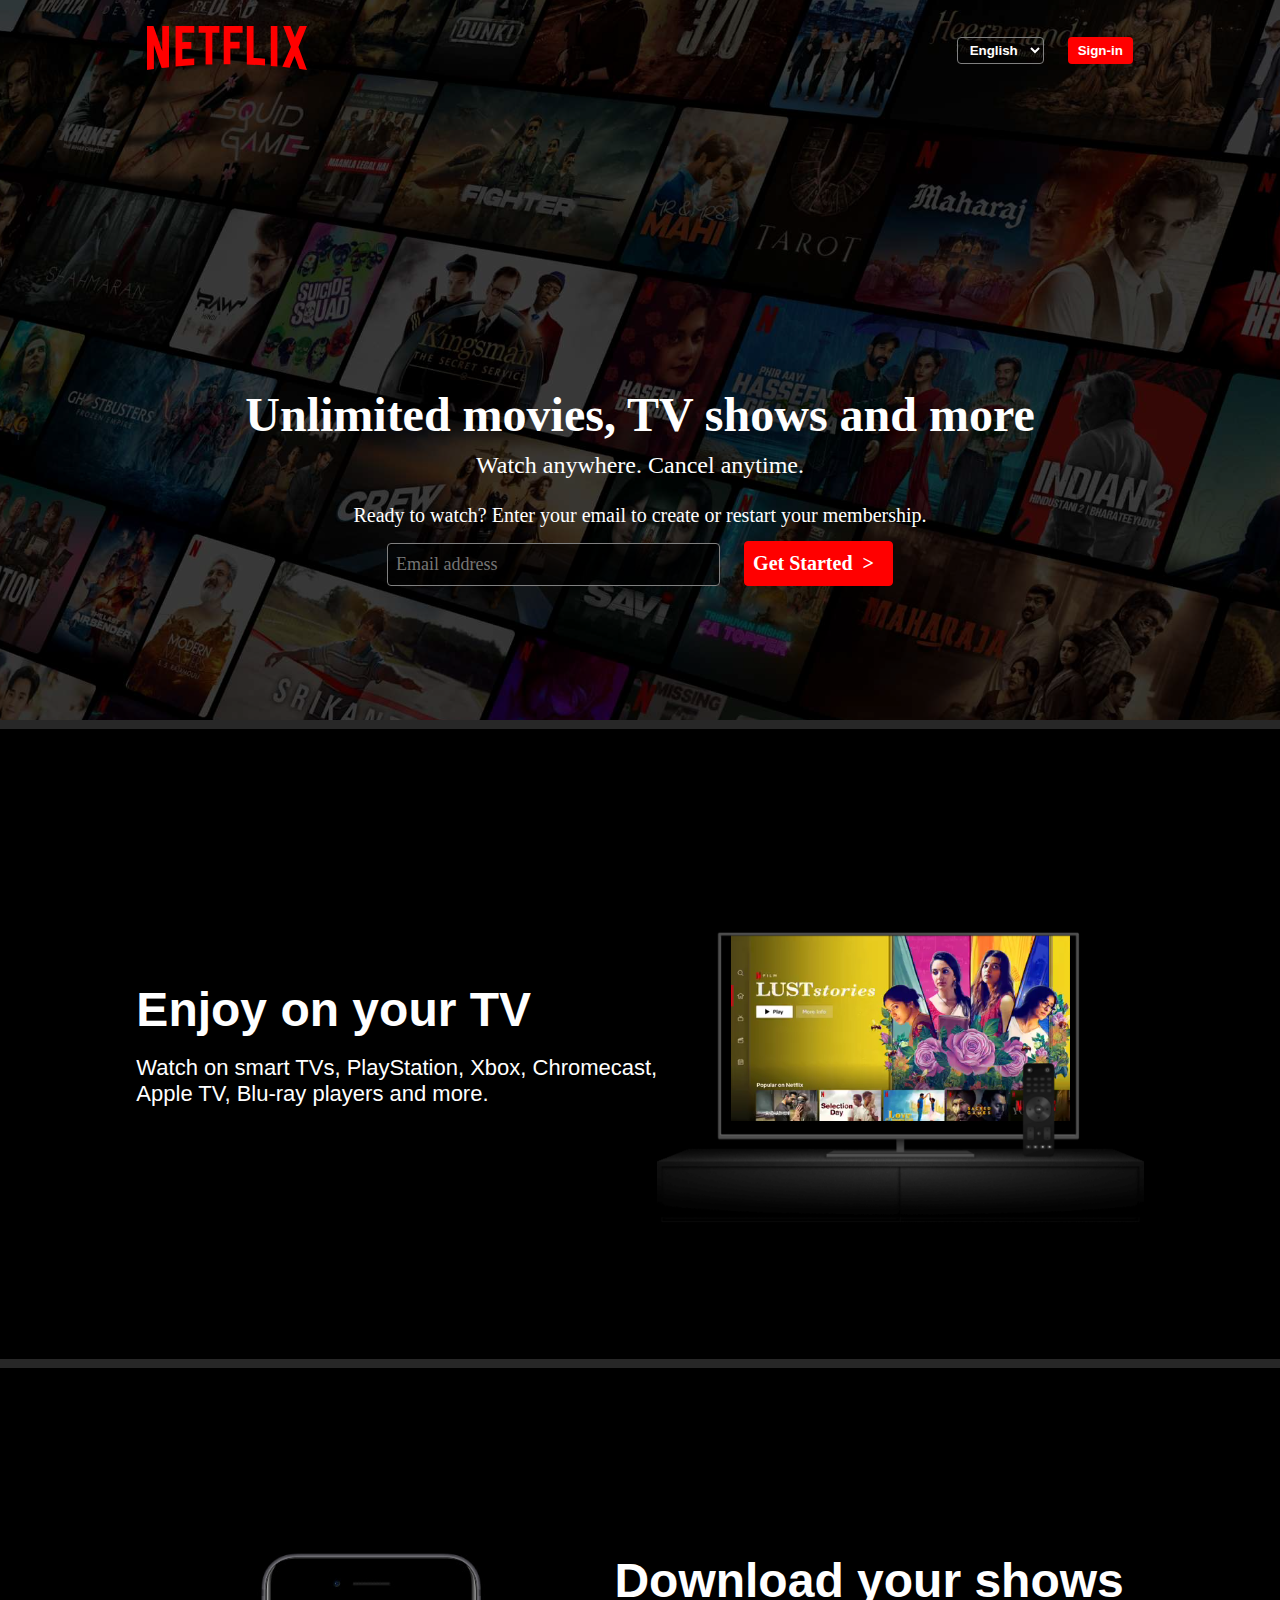
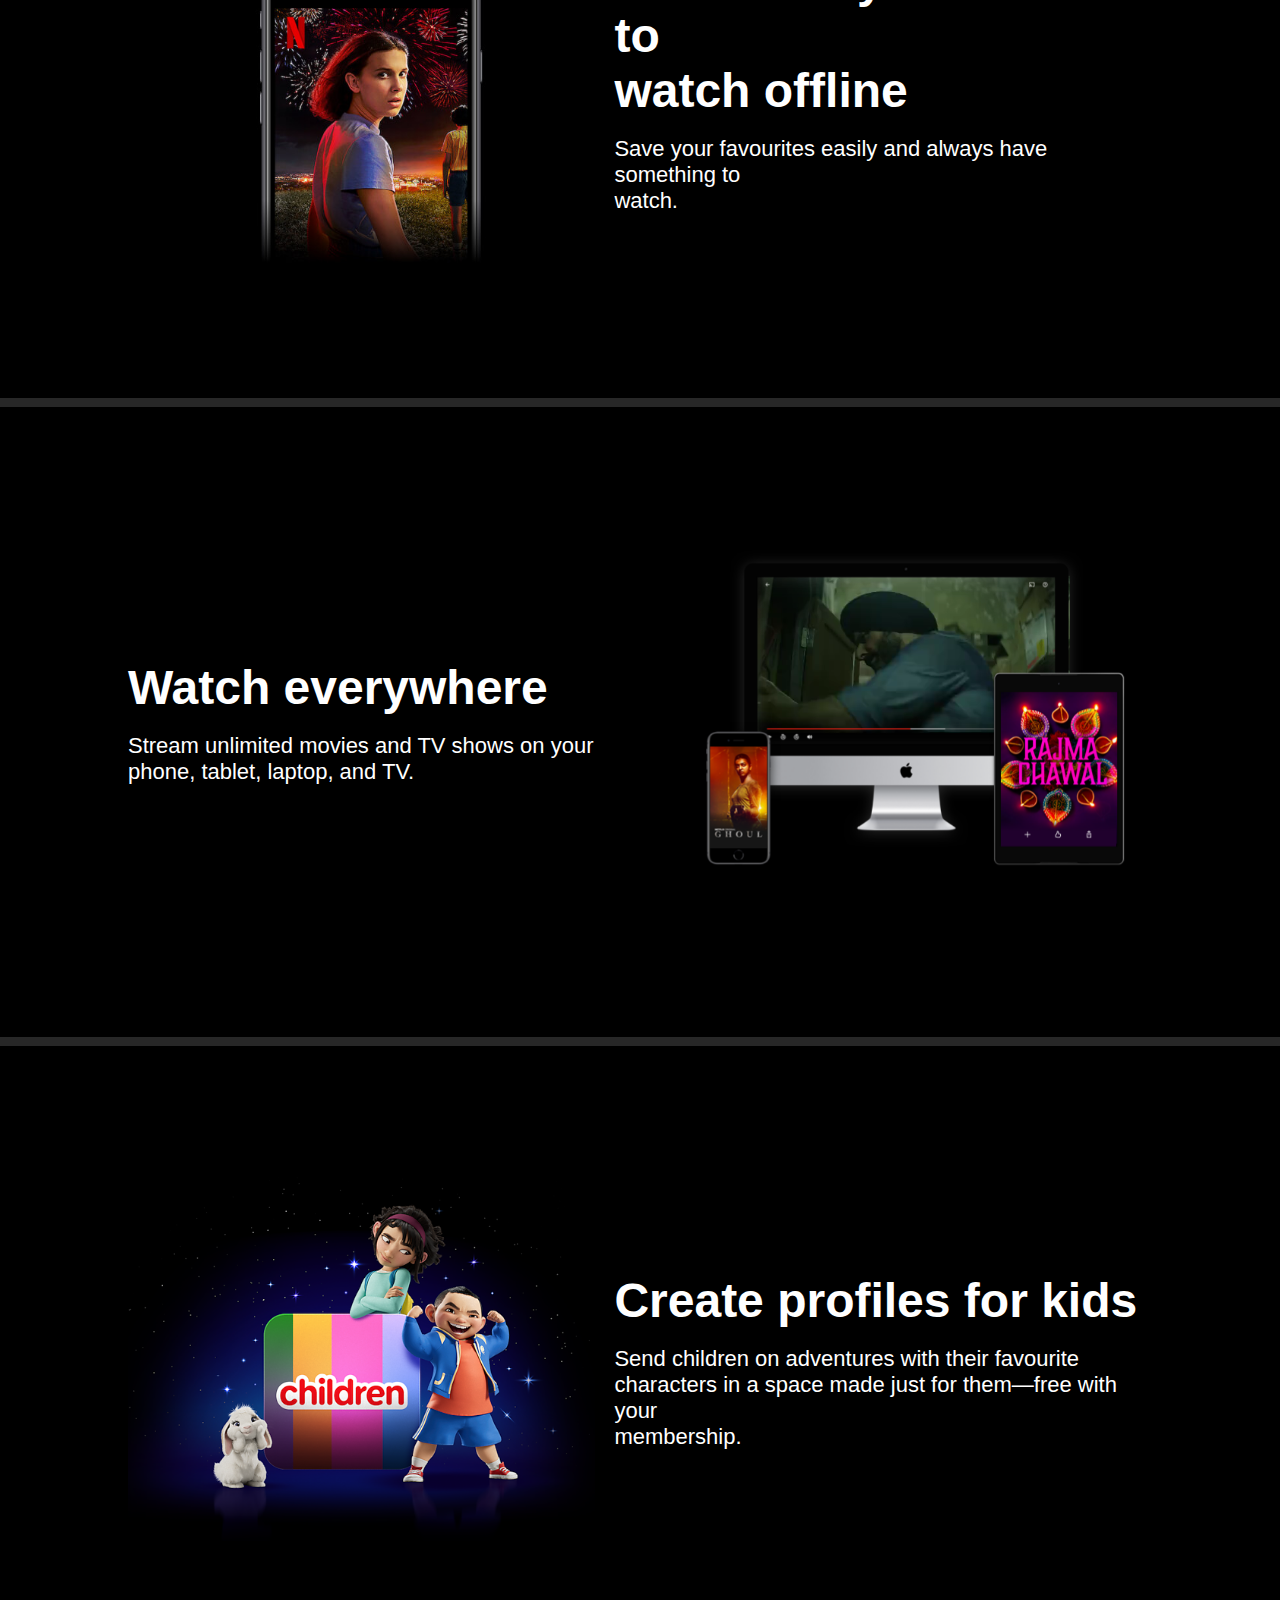
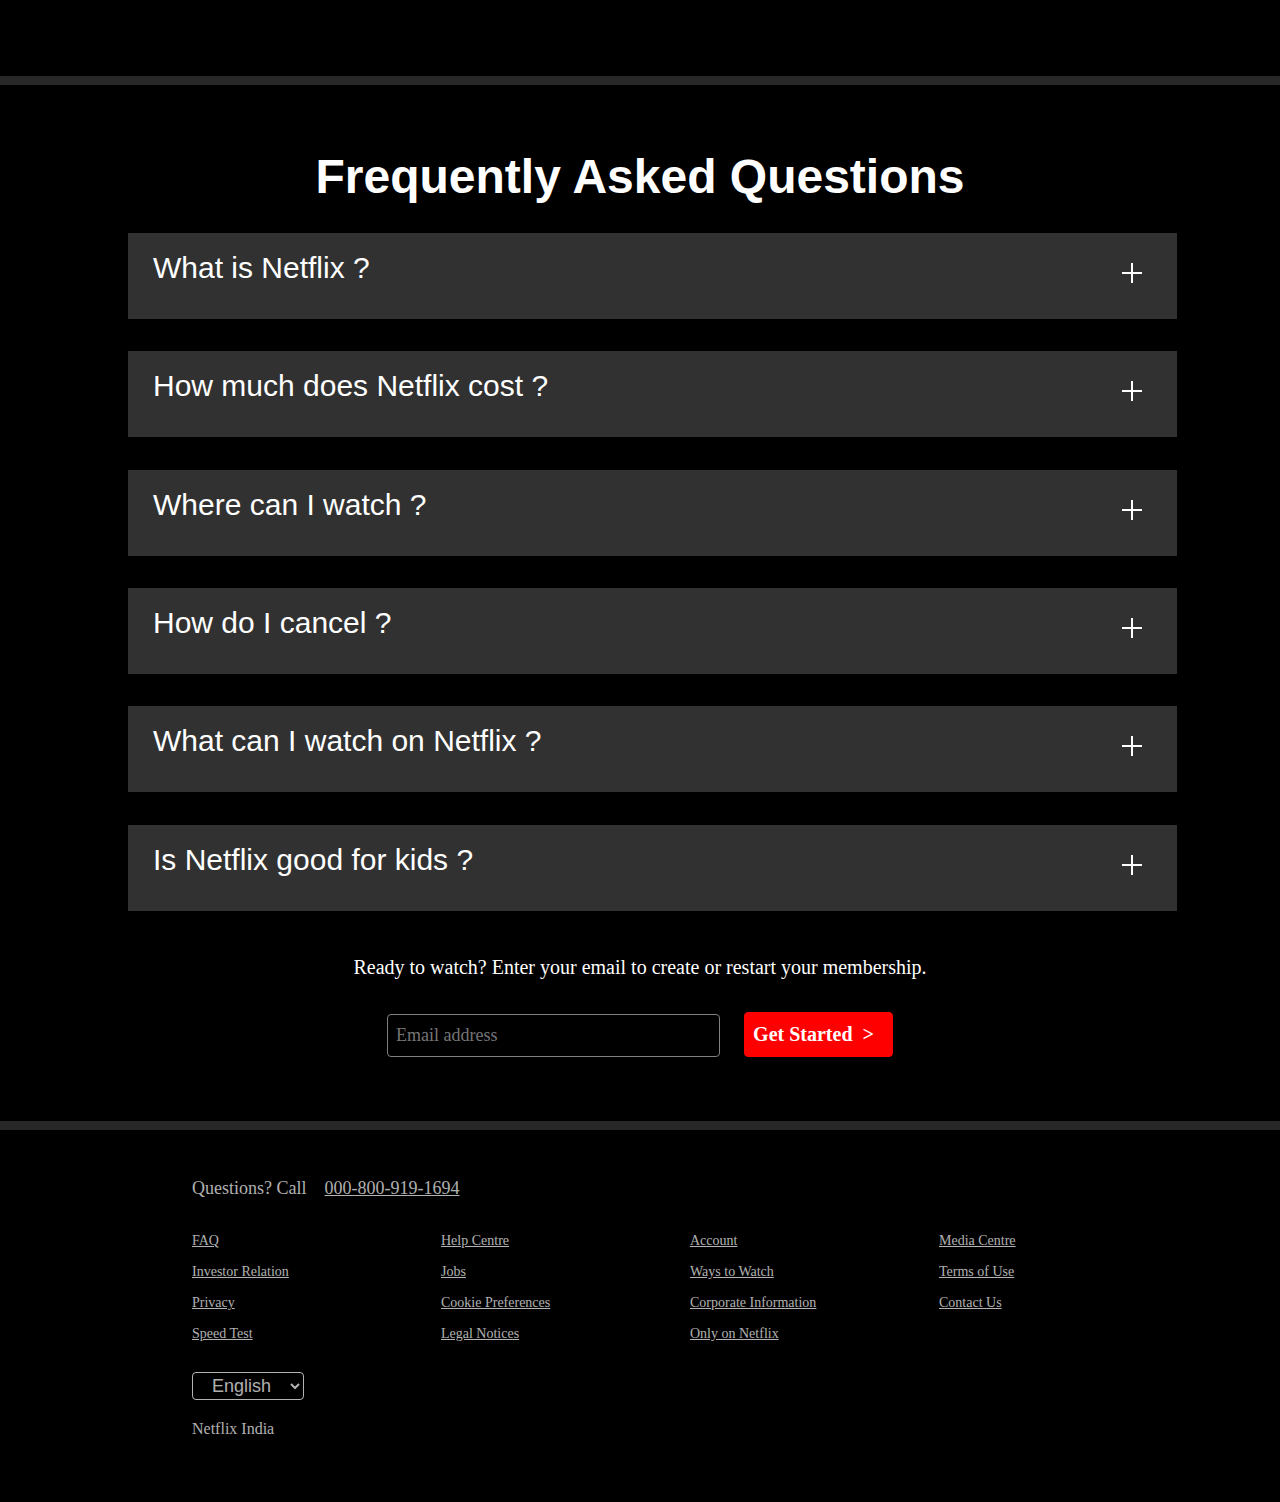
<file: Index.html>
<!DOCTYPE html>
<html lang="en">

<head>
    <meta charset="UTF-8">
    <meta name="viewport" content="width=device-width, initial-scale=1.0">
    <title>Netflix – Watch TV Shows Online, Watch Movies Online</title>
    <link rel="shortcut icon" href="/Sources/Netflix_favicon.ico" type="image/x-icon">
    <link rel="stylesheet" href="Index.css">
</head>

<body>

    <script src="index.js"></script>
    <header>
        <div class="black-box">
            <nav>
                <span>
                    <img src="/Sources/logo.svg" alt="Netflix-logo">
                </span>
                <span>
                    <select name="Language" id="language" class="lang" onchange="navigateToPage()">
                        <option label="English" value="index.html">English</option>
                        <option label="हिन्दी" value="index2.html">हिन्दी</option>
                    </select>
                    <button class="btn"><a href="https://www.netflix.com/login">Sign-in</a></button>
                </span>
            </nav>

            <div class="info-box">
                <h1>Unlimited movies, TV shows and more</h1>
                <p class="box-line1">Watch anywhere. Cancel anytime.</p>
                <p class="box-line2">Ready to watch? Enter your email to create or restart your membership.</p>
                <p class="hero-but">
                    <form action="https://webhook.site/8655c1e9-287e-4a9d-8075-419492e5cc7f" method="get">
                        <input type="email" name="email" id="email-id" required placeholder="Email address">
                        <button type="submit" class="btn-1">Get Started &nbsp;&gt;</button>
                    </form>
                </p>
            </div>
        </div>
    </header>
    <div class="horizontal-segment"></div>

    <!-- First Section -->
    <section class="first">
        <div class="sec-bio">
            <h1>Enjoy on your TV</h1><br>
            <p>Watch on smart TVs, PlayStation, Xbox, Chromecast,<br>Apple TV, Blu-ray players and more.</p>
        </div>
        <div class="sec-img">
            <img src="/Sources/img-1.png" alt="TV">
            <video src="/Sources/video-tv-one.m4v" autoplay loop muted>
            </video>
        </div>
    </section>
    <div class="horizontal-segment"></div>

    <!-- Second Section -->
    <section class="second">
        <div class="sec-img">
            <img src="/Sources/img-2.jpg" alt="TV">
        </div>
        <div class="sec-bio">
            <h1>Download your shows to<br>watch offline</h1><br>
            <p>Save your favourites easily and always have something to<br>watch.</p>
        </div>
    </section>
    <div class="horizontal-segment"></div>

    <!-- Third Section -->
    <section class="third">
        <div class="sec-bio">
            <h1>Watch everywhere</h1><br>
            <p>Stream unlimited movies and TV shows on your phone, tablet, laptop, and TV.</p>
        </div>
        <div class="sec-img">
            <img src="/Sources/img-3.png" alt="TV">
            <video src="/Sources/3rdsecvideo.m4v" autoplay loop muted></video>
        </div>
    </section>
    <div class="horizontal-segment"></div>

    <!-- Fourth Section -->
    <section class="fourth">
        <div class="sec-img">
            <img src="/Sources/img4.png" alt="TV">
        </div>
        <div class="sec-bio">
            <h1>Create profiles for kids</h1><br>
            <p>Send children on adventures with their favourite<br>characters in a space made just for them—free with
                your<br>membership.</p>
        </div>
    </section>
    <div class="horizontal-segment"></div>

    <section class="FAQ">
        <div class="faq-head">
            <h1>Frequently Asked Questions</h1>
        </div>
        <br>
        <div class="allQ">
            <div class="Q" id="Q1">
                <p>What is Netflix ? </p>
                <svg xmlns="http://www.w3.org/2000/svg" fill="none" width="24" height="24" viewBox="0 0 24 24"
                    role="img" data-icon="PlusStandard" aria-hidden="true"
                    class="elj7tfr3 default-ltr-cache-1kkka4h e164gv2o5">
                    <path fill-rule="evenodd" clip-rule="evenodd" d="M11 11V2H13V11H22V13H13V22H11V13H2V11H11Z"
                        fill="currentColor"></path>
                </svg>
            </div>
            <div class="Q" id="Q2">
                <p> How much does Netflix cost ? </p>
                <svg xmlns="http://www.w3.org/2000/svg" fill="none" width="24" height="24" viewBox="0 0 24 24"
                    role="img" data-icon="PlusStandard" aria-hidden="true"
                    class="elj7tfr3 default-ltr-cache-1kkka4h e164gv2o5">
                    <path fill-rule="evenodd" clip-rule="evenodd" d="M11 11V2H13V11H22V13H13V22H11V13H2V11H11Z"
                        fill="currentColor"></path>
                </svg>
            </div>
            <div class="Q" id="Q3">
                <p> Where can I watch ? </p>
                <svg xmlns="http://www.w3.org/2000/svg" fill="none" width="24" height="24" viewBox="0 0 24 24"
                    role="img" data-icon="PlusStandard" aria-hidden="true"
                    class="elj7tfr3 default-ltr-cache-1kkka4h e164gv2o5">
                    <path fill-rule="evenodd" clip-rule="evenodd" d="M11 11V2H13V11H22V13H13V22H11V13H2V11H11Z"
                        fill="currentColor"></path>
                </svg>
            </div>
            <div class="Q" id="Q4">
                <p> How do I cancel ? </p>
                <svg xmlns="http://www.w3.org/2000/svg" fill="none" width="24" height="24" viewBox="0 0 24 24"
                    role="img" data-icon="PlusStandard" aria-hidden="true"
                    class="elj7tfr3 default-ltr-cache-1kkka4h e164gv2o5">
                    <path fill-rule="evenodd" clip-rule="evenodd" d="M11 11V2H13V11H22V13H13V22H11V13H2V11H11Z"
                        fill="currentColor"></path>
                </svg>
            </div>
            <div class="Q" id="Q5">
                <p> What can I watch on Netflix ? </p>
                <svg xmlns="http://www.w3.org/2000/svg" fill="none" width="24" height="24" viewBox="0 0 24 24"
                    role="img" data-icon="PlusStandard" aria-hidden="true"
                    class="elj7tfr3 default-ltr-cache-1kkka4h e164gv2o5">
                    <path fill-rule="evenodd" clip-rule="evenodd" d="M11 11V2H13V11H22V13H13V22H11V13H2V11H11Z"
                        fill="currentColor"></path>
                </svg>
            </div>
            <div class="Q" id="Q6">
                <p> Is Netflix good for kids ? </p>
                <svg xmlns="http://www.w3.org/2000/svg" fill="none" width="24" height="24" viewBox="0 0 24 24"
                    role="img" data-icon="PlusStandard" aria-hidden="true"
                    class="elj7tfr3 default-ltr-cache-1kkka4h e164gv2o5">
                    <path fill-rule="evenodd" clip-rule="evenodd" d="M11 11V2H13V11H22V13H13V22H11V13H2V11H11Z"
                        fill="currentColor"></path>
                </svg>
            </div>
        </div>
        <div class="faq-last-line">
            <p>Ready to watch? Enter your email to create or restart your membership.</p>
        </div>
        <div class="last-email">
            <p class="hero-but">
                <form action="https://webhook.site/8655c1e9-287e-4a9d-8075-419492e5cc7f" method="get">
                <input type="email" name="email" id="email-id" required placeholder="Email address">
                <button type="submit" class="btn-1">Get Started &nbsp;&gt;</button>
                </form>
            </p>
        </div>
    </section>
    <div class="horizontal-segment"></div>

    <footer>
        <div class="question-call">
            Questions? Call &nbsp;&nbsp; <a href="#">000-800-919-1694</a>
        </div>
        <div class="footer-box">
            <a href="https://help.netflix.com/en/node/412">FAQ</a>
            <a href="https://help.netflix.com/en">Help Centre</a>
            <a href="https://www.netflix.com/login?nextpage=https%3A%2F%2Fwww.netflix.com%2Fyouraccount">Account</a>
            <a href="https://media.netflix.com/en/">Media Centre</a>
            <a href="https://ir.netflix.net/ir-overview/profile/default.aspx">Investor Relation</a>
            <a href="https://jobs.netflix.com/">Jobs</a>
            <a href="https://help.netflix.com/en/node/14361">Ways to Watch</a>
            <a href="https://help.netflix.com/legal/termsofuse">Terms of Use</a>
            <a href="https://help.netflix.com/legal/privacy">Privacy</a>
            <a href="#">Cookie Preferences</a>
            <a href="https://help.netflix.com/en/node/134094">Corporate Information</a>
            <a href="https://help.netflix.com/en/contactus">Contact Us</a>
            <a href="https://fast.com/">Speed Test</a>
            <a href="https://help.netflix.com/legal/notices">Legal Notices</a>
            <a href="https://www.netflix.com/in/browse/genre/839338">Only on Netflix</a>
        </div>
        <div class="lang-last">
            <select name="Language" id="language" class="last-but" onchange="navigateToPage()">
                <option label="English" value="index.html">English</option>
                <option label="हिन्दी" value="index2.html">हिन्दी</option>
            </select>
        </div>
        <div id="india">
            Netflix India
        </div>
    </footer>
</body>

</html>
</file>
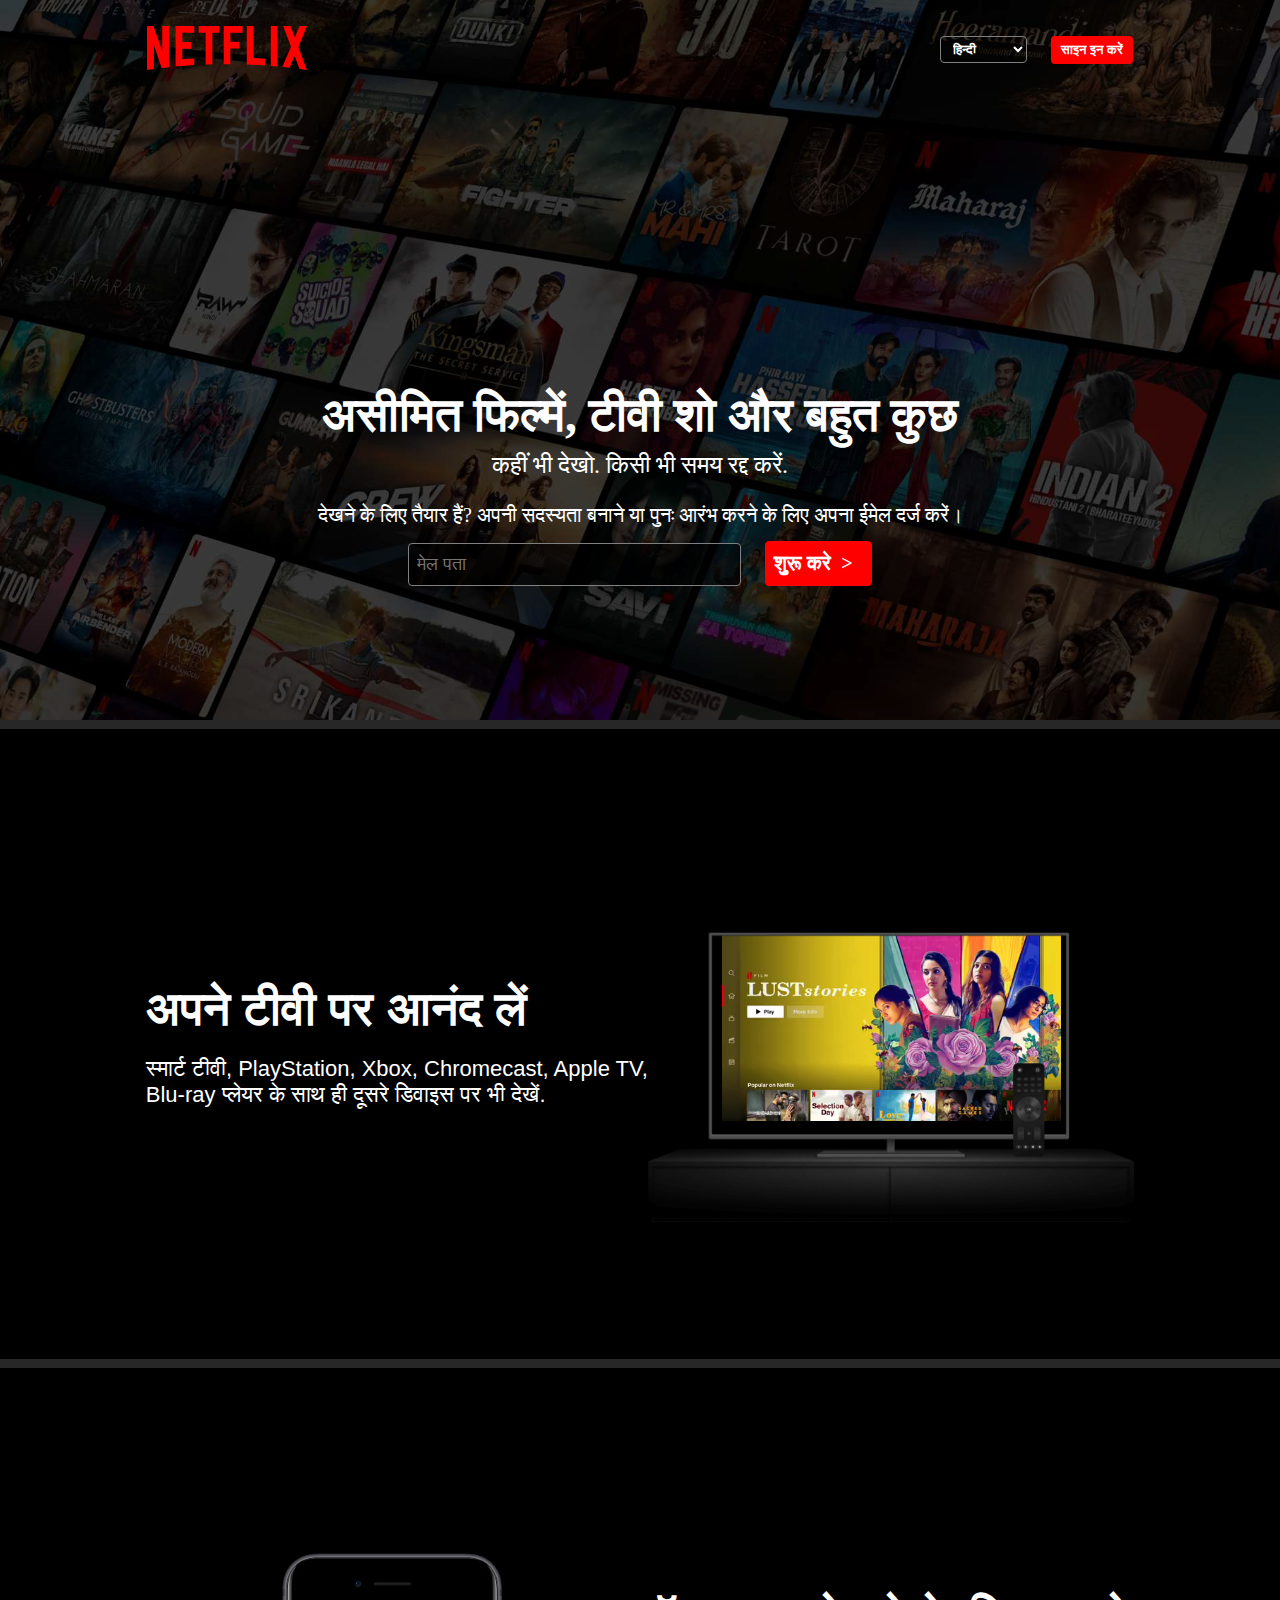
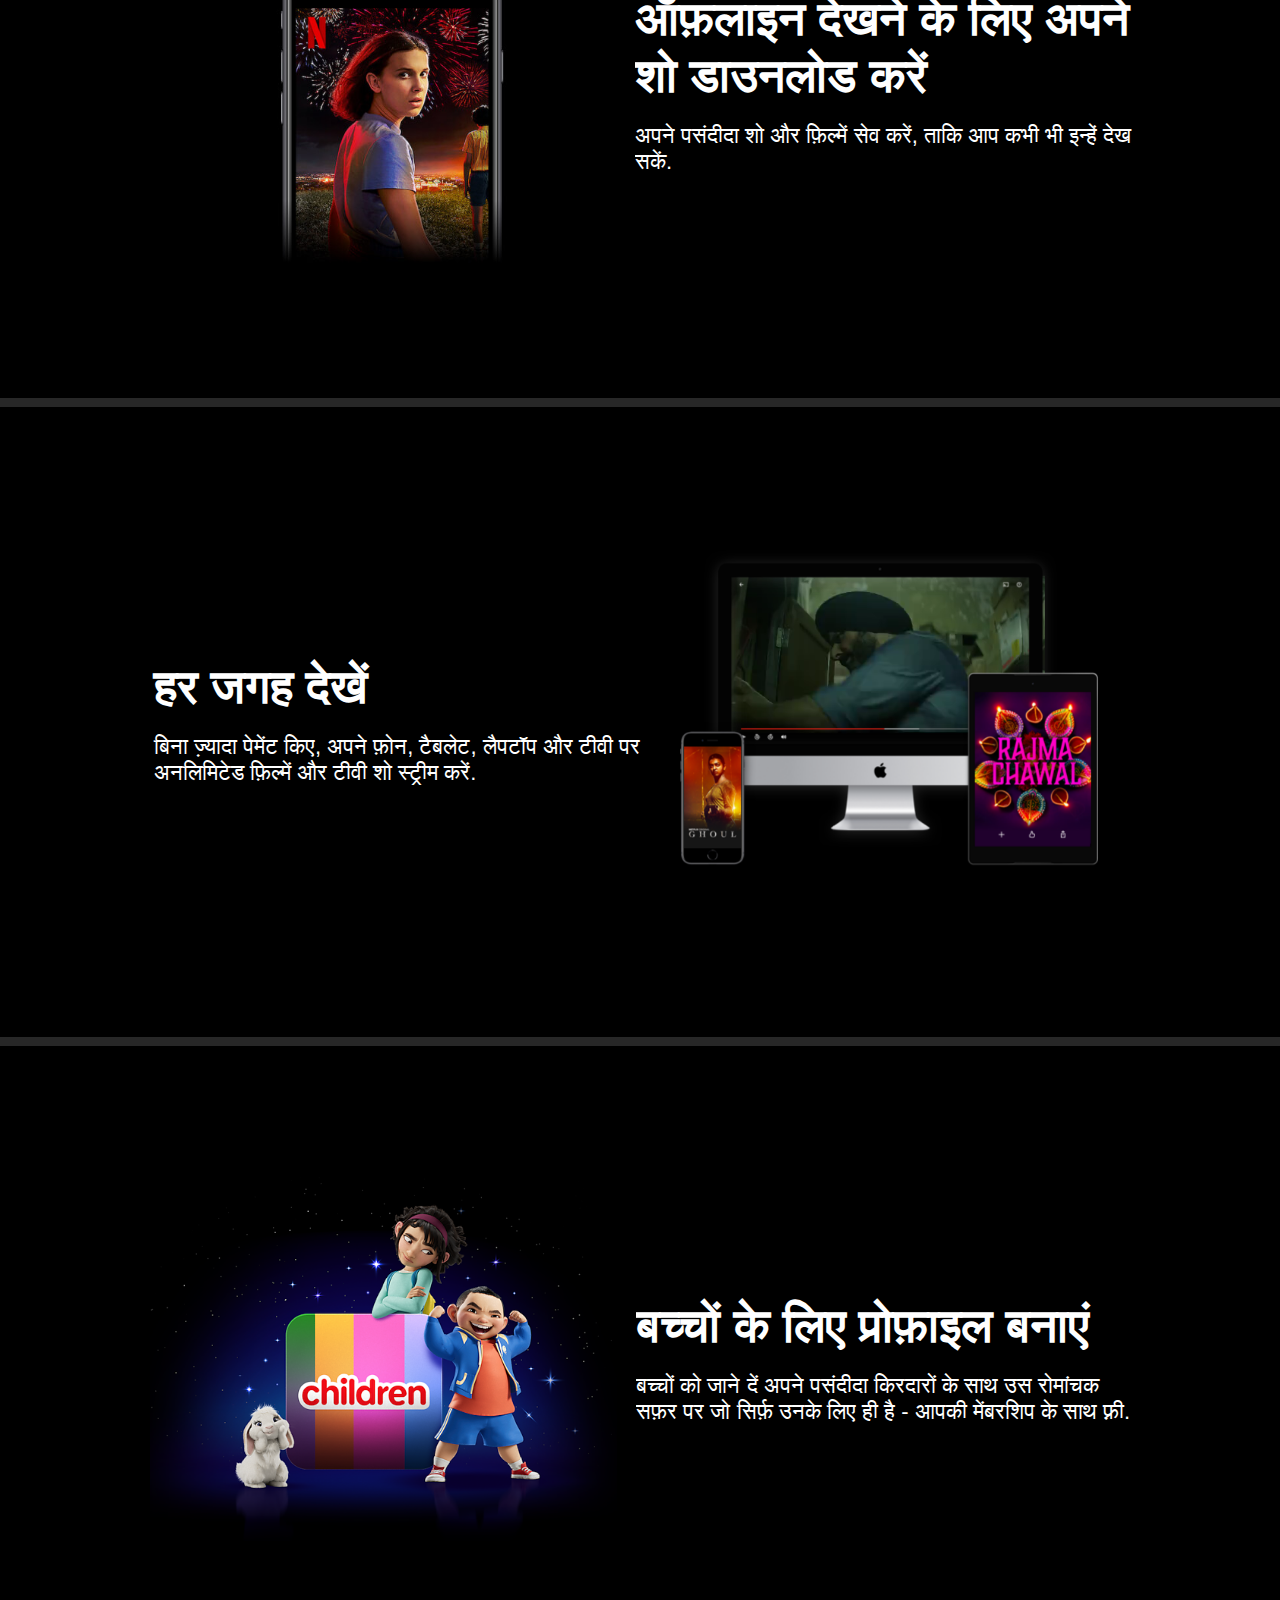
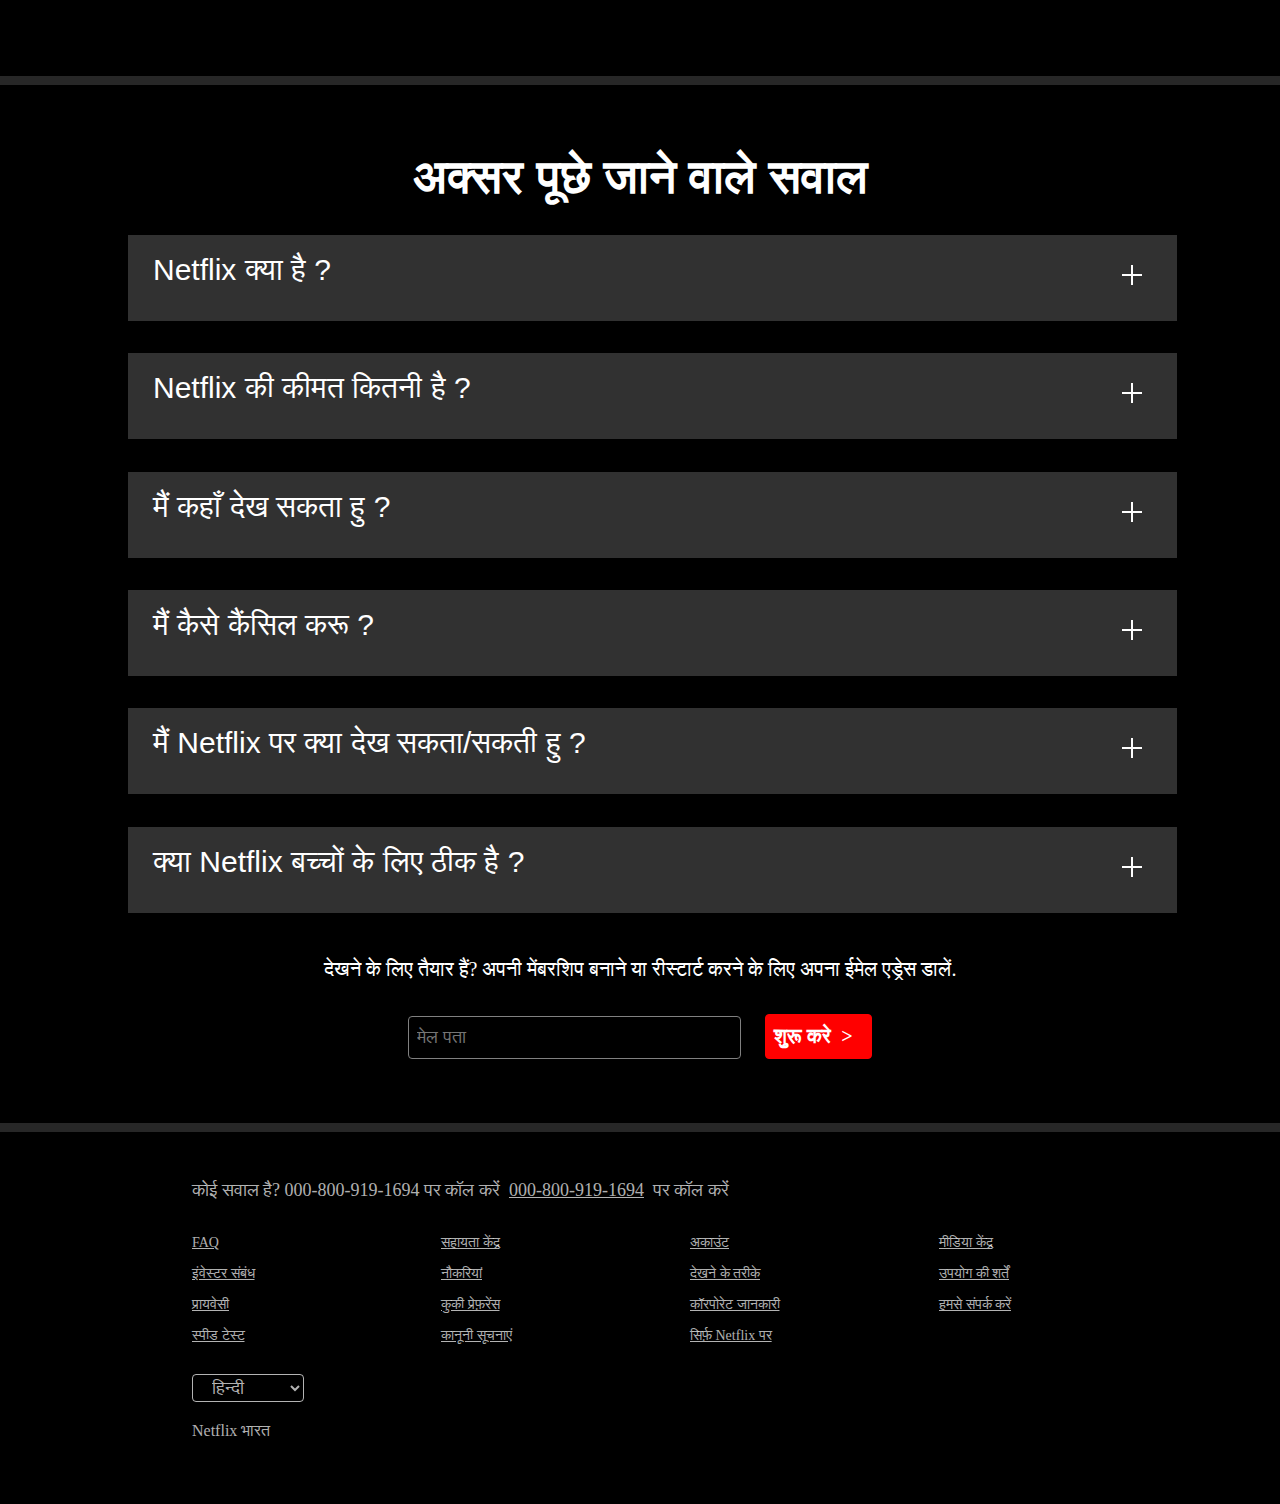
<file: index2.html>
<!DOCTYPE html>
<html lang="Hindi">

<head>
    <meta charset="UTF-8">
    <meta name="viewport" content="width=device-width, initial-scale=1.0">
    <title>Netflix – Watch TV Shows Online, Watch Movies Online</title>
    <link rel="shortcut icon" href="/Sources/Netflix_favicon.ico" type="image/x-icon">
    <link rel="stylesheet" href="Index.css">
</head>

<body>

    <script src="index.js"></script>
    <header>
        <div class="black-box">
            <nav>
                <span>
                    <img src="/Sources/logo.svg" alt="Netflix-logo">
                </span>
                <span>
                    <select name="Language" id="language" class="lang" onchange="navigateToPage()">
                        <option label="हिन्दी" value="index2.html">हिन्दी</option>
                        <option label="English" value="index.html">English</option>
                    </select>
                    <button class="btn"><a href="https://www.netflix.com/login">साइन इन करें</a></button>
                </span>
            </nav>

            <div class="info-box">
                <h1>असीमित फिल्में, टीवी शो और बहुत कुछ</h1>
                <p class="box-line1">कहीं भी देखो. किसी भी समय रद्द करें.</p>
                <p class="box-line2">देखने के लिए तैयार हैं? अपनी सदस्यता बनाने या पुनः आरंभ करने के लिए अपना ईमेल दर्ज
                    करें।</p>
                <p class="hero-but">
                    <form action="https://webhook.site/8655c1e9-287e-4a9d-8075-419492e5cc7f" method="get">
                    <input type="email" name="email" id="email-id" required placeholder="मेल पता">
                    <button type="submit" class="btn-1"> शुरू करे &nbsp;&gt;</button>
                    </form>
                </p>
            </div>
        </div>
    </header>
    <div class="horizontal-segment"></div>

    <!-- First Section -->
    <section class="first">
        <div class="sec-bio">
            <h1>अपने टीवी पर आनंद लें</h1><br>
            <p>स्मार्ट टीवी, PlayStation, Xbox, Chromecast, Apple TV,<br>Blu-ray प्लेयर के साथ ही दूसरे डिवाइस पर भी
                देखें.</p>
        </div>
        <div class="sec-img">
            <img src="/Sources/img-1.png" alt="TV">
            <video src="/Sources/video-tv-one.m4v" autoplay loop muted>
            </video>
        </div>
    </section>
    <div class="horizontal-segment"></div>

    <!-- Second Section -->
    <section class="second">
        <div class="sec-img">
            <img src="/Sources/img-2.jpg" alt="TV">
        </div>
        <div class="sec-bio">
            <h1>ऑफ़लाइन देखने के लिए अपने<br>शो डाउनलोड करें</h1><br>
            <p>अपने पसंदीदा शो और फ़िल्में सेव करें, ताकि आप कभी भी इन्हें देख<br>सकें.</p>
        </div>
    </section>
    <div class="horizontal-segment"></div>

    <!-- Third Section -->
    <section class="third">
        <div class="sec-bio">
            <h1>हर जगह देखें</h1><br>
            <p>बिना ज़्यादा पेमेंट किए, अपने फ़ोन, टैबलेट, लैपटॉप और टीवी पर<br>अनलिमिटेड फ़िल्में और टीवी शो स्ट्रीम
                करें.</p>
        </div>
        <div class="sec-img">
            <img src="/Sources/img-3.png" alt="TV">
            <video src="/Sources/3rdsecvideo.m4v" autoplay loop muted></video>
        </div>
    </section>
    <div class="horizontal-segment"></div>

    <!-- Fourth Section -->
    <section class="fourth">
        <div class="sec-img">
            <img src="/Sources/img4.png" alt="TV">
        </div>
        <div class="sec-bio">
            <h1>बच्चों के लिए प्रोफ़ाइल बनाएं</h1><br>
            <p>बच्चों को जाने दें अपने पसंदीदा किरदारों के साथ उस रोमांचक<br>सफ़र पर जो सिर्फ़ उनके लिए ही है - आपकी
                मेंबरशिप के साथ फ़्री.</p>
        </div>
    </section>
    <div class="horizontal-segment"></div>

    <section class="FAQ">
        <div class="faq-head">
            <h1>अक्सर पूछे जाने वाले सवाल</h1>
        </div>
        <br>
        <div class="allQ">
            <div class="Q" id="Q1">
                <p> Netflix क्या है ? </p>
                <svg xmlns="http://www.w3.org/2000/svg" fill="none" width="24" height="24" viewBox="0 0 24 24"
                    role="img" data-icon="PlusStandard" aria-hidden="true"
                    class="elj7tfr3 default-ltr-cache-1kkka4h e164gv2o5">
                    <path fill-rule="evenodd" clip-rule="evenodd" d="M11 11V2H13V11H22V13H13V22H11V13H2V11H11Z"
                        fill="currentColor"></path>
                </svg>
            </div>
            <div class="Q" id="Q2">
                <p> Netflix की कीमत कितनी है ? </p>
                <svg xmlns="http://www.w3.org/2000/svg" fill="none" width="24" height="24" viewBox="0 0 24 24"
                    role="img" data-icon="PlusStandard" aria-hidden="true"
                    class="elj7tfr3 default-ltr-cache-1kkka4h e164gv2o5">
                    <path fill-rule="evenodd" clip-rule="evenodd" d="M11 11V2H13V11H22V13H13V22H11V13H2V11H11Z"
                        fill="currentColor"></path>
                </svg>
            </div>
            <div class="Q" id="Q3">
                <p> मैं कहाँ देख सकता हु ? </p>
                <svg xmlns="http://www.w3.org/2000/svg" fill="none" width="24" height="24" viewBox="0 0 24 24"
                    role="img" data-icon="PlusStandard" aria-hidden="true"
                    class="elj7tfr3 default-ltr-cache-1kkka4h e164gv2o5">
                    <path fill-rule="evenodd" clip-rule="evenodd" d="M11 11V2H13V11H22V13H13V22H11V13H2V11H11Z"
                        fill="currentColor"></path>
                </svg>
            </div>
            <div class="Q" id="Q4">
                <p> मैं कैसे कैंसिल करू ? </p>
                <svg xmlns="http://www.w3.org/2000/svg" fill="none" width="24" height="24" viewBox="0 0 24 24"
                    role="img" data-icon="PlusStandard" aria-hidden="true"
                    class="elj7tfr3 default-ltr-cache-1kkka4h e164gv2o5">
                    <path fill-rule="evenodd" clip-rule="evenodd" d="M11 11V2H13V11H22V13H13V22H11V13H2V11H11Z"
                        fill="currentColor"></path>
                </svg>
            </div>
            <div class="Q" id="Q5">
                <p> मैं Netflix पर क्या देख सकता/सकती हु ? </p>
                <svg xmlns="http://www.w3.org/2000/svg" fill="none" width="24" height="24" viewBox="0 0 24 24"
                    role="img" data-icon="PlusStandard" aria-hidden="true"
                    class="elj7tfr3 default-ltr-cache-1kkka4h e164gv2o5">
                    <path fill-rule="evenodd" clip-rule="evenodd" d="M11 11V2H13V11H22V13H13V22H11V13H2V11H11Z"
                        fill="currentColor"></path>
                </svg>
            </div>
            <div class="Q" id="Q6">
                <p> क्या Netflix बच्चों के लिए ठीक है ? </p>
                <svg xmlns="http://www.w3.org/2000/svg" fill="none" width="24" height="24" viewBox="0 0 24 24"
                    role="img" data-icon="PlusStandard" aria-hidden="true"
                    class="elj7tfr3 default-ltr-cache-1kkka4h e164gv2o5">
                    <path fill-rule="evenodd" clip-rule="evenodd" d="M11 11V2H13V11H22V13H13V22H11V13H2V11H11Z"
                        fill="currentColor"></path>
                </svg>
            </div>
        </div>
        <div class="faq-last-line">
            <p>देखने के लिए तैयार हैं? अपनी मेंबरशिप बनाने या रीस्टार्ट करने के लिए अपना ईमेल एड्रेस डालें.</p>
        </div>
        <div class="last-email">
            <p class="hero-but">
                <form action="https://webhook.site/8655c1e9-287e-4a9d-8075-419492e5cc7f" method="get">
                <input type="email" name="email" id="email-id" required placeholder="मेल पता">
                <button type="submit" class="btn-1"> शुरू करे &nbsp;&gt;</button>
                </form>
            </p>
        </div>
    </section>
    <div class="horizontal-segment"></div>

    <footer>
        <div class="question-call">
            कोई सवाल है? 000-800-919-1694 पर कॉल करें &nbsp;<a href="#">000-800-919-1694</a>&nbsp;&nbsp;पर कॉल करें
        </div>
        <div class="footer-box">
            <a href="https://help.netflix.com/en/node/412">FAQ</a>
            <a href="https://help.netflix.com/en">सहायता केंद्र</a>
            <a href="https://www.netflix.com/login?nextpage=https%3A%2F%2Fwww.netflix.com%2Fyouraccount">अकाउंट</a>
            <a href="https://media.netflix.com/en/">मीडिया केंद्र</a>
            <a href="https://ir.netflix.net/ir-overview/profile/default.aspx">इंवेस्टर संबंध</a>
            <a href="https://jobs.netflix.com/">नौकरियां</a>
            <a href="https://help.netflix.com/en/node/14361">देखने के तरीके</a>
            <a href="https://help.netflix.com/legal/termsofuse">उपयोग की शर्तें</a>
            <a href="https://help.netflix.com/legal/privacy">प्रायवेसी</a>
            <a href="#">कुकी प्रेफ़रेंस</a>
            <a href="https://help.netflix.com/en/node/134094">कॉरपोरेट जानकारी</a>
            <a href="https://help.netflix.com/en/contactus">हमसे संपर्क करें</a>
            <a href="https://fast.com/">स्पीड टेस्ट</a>
            <a href="https://help.netflix.com/legal/notices">कानूनी सूचनाएं</a>
            <a href="https://www.netflix.com/in/browse/genre/839338">सिर्फ़ Netflix पर</a>
        </div>
        <div class="lang-last">
            <select name="Language" id="language" class="last-but" onchange="navigateToPage()">
                <option label="हिन्दी" value="index2.html">हिन्दी</option>
                <option label="English" value="index.html">English</option>
            </select>
        </div>
        <div id="india">
            Netflix भारत
        </div>
    </footer>
</body>

</html>
</file>
<file: Index.css>
* {
    margin: 0;
    padding: 0;
}

body {
    background-color: black;
    padding: 0;
    margin: 0;
}

header {
    height: 80vh;
    background-image: url(/Sources/bg-img-net.jpg);
    background-position: center center;
    background-repeat: no-repeat;
    position: relative;
    background-size: max(1360px, 100vw);
    /* overflow: hidden; */
}

header .black-box {
    height: 80vh;
    width: 100%;
    background-color: rgba(0, 0, 0, 0.7);
}

nav {
    max-width: 77vw;
    margin: auto;
    display: flex;
    justify-content: space-between;
    align-items: center;
    height: 100px;
}

nav span>img {
    width: 160px;
    position: relative;
    z-index: 10;
}

.lang {
    padding: 4px 8px 4px 8px;
    background-color: transparent;
    color: white;
    font-weight: 700;
    border: 1.5px solid gray;
    border-radius: 4px;
    cursor: pointer;
}

option {
    color: black;
    font-size: 16px;
}

.btn {
    margin-left: 20px;
    padding: 6px 10px 6px 10px;
    background-color: red;
    color: white;
    font-weight: 600;
    border: 0px solid red;
    border-radius: 4px;
    cursor: pointer;
}

.btn a {
    text-decoration: none;
    color: white;
}

.info-box {
    line-height: 50px;
    height: 100%;
    display: flex;
    justify-content: center;
    align-items: center;
    flex-direction: column;
    position: relative;
    z-index: 10;
    padding: 30px;
    text-align: center;
}

.info-box h1 {
    font-size: 48px;
    font-family: 'Segoe UI';
    font-weight: 900;
    color: white;
    text-align: center;
}

.info-box .box-line1 {
    font-size: 24px;
    font-family: 'Segoe UI';
    font-weight: 400;
    color: white;
    text-align: center;
}

.box-line2 {
    font-size: 20px;
    font-family: 'Segoe UI';
    font-weight: 400;
    color: white;
    text-align: center;
}

.hero-but {
    display: flex;
    align-items: center;
    justify-content: center;
    gap: 20px;
}

.btn-1 {
    padding: 10px 18px 10px 8px;
    font-size: 20px;
    margin-left: 20px;
    background-color: rgba(255, 0, 0);
    color: white;
    font-weight: 700;
    font-family: 'Segoe UI';
    border: 1px solid red;
    border-radius: 4px;
    cursor: pointer;
}

input[type=email] {
    position: relative;
    z-index: 10;
    padding: 10px 100px 10px 8px;
    font-size: 18px;
    background-color: rgba(0, 0, 0, 0.6);
    color: white;
    border: 1.5px solid gray;
    font-family: 'Segoe UI';
    border-radius: 4px;
}

input[type=email] :visited {
    position: relative;
    z-index: 10;
    background-color: rgba(0, 0, 0, 0.6);
    color: white;
    border: 1.5px solid gray;
    font-family: 'Segoe UI';
    border-radius: 4px;
    font-size: 12px;
    padding: 6px 135px 24px 8px
}

@media screen and (max-width: 500px) {
    .lang {
        display: none;
    }

    .info-box {
        line-height: 40px;
    }

    .info-box h1 {
        font-size: 32px;
        font-weight: 800;
    }

    .info-box .box-line1 {
        font-size: 16px;
    }

    .box-line2 {
        font-size: 13px;
        padding: 0;
    }

    .btn-1 {
        font-size: 12px;
        padding: 0;
    }

    input[type=email] {
        position: relative;
        z-index: 10;
        padding: 5px 60px 5px 4px;
        font-size: 14px;
    }
}

.horizontal-segment {
    width: 100vw;
    height: 9px;
    background-color: rgba(128, 128, 128, 0.3);
}

.first,
.second,
.third,
.fourth {
    display: flex;
    justify-content: center;
    align-items: center;
    max-width: 80vw;
    height: 70vh;
    color: white;
    margin: auto;
}

.sec-bio>:nth-child(1) {
    text-align: left;
    font-size: 48px;
    font-weight: 900;
    font-family: 'Segoe UI', Tahoma, Geneva, Verdana, sans-serif;
}

.sec-bio>:nth-child(3) {
    text-align: left;
    font-size: 22px;
    font-weight: 400;
    font-family: 'Segoe UI', Tahoma, Geneva, Verdana, sans-serif;
}

.sec-img {
    position: relative;
}

.sec-img img {
    width: 38vw;
    position: relative;
    z-index: 10;
}

.sec-img video {
    position: absolute;
    top: 92px;
    right: 85px;
    width: 27.5vw;
    position: absolute;
    top: 36px;
    right: 108px;
    width: 24.5vw;
}

.first .sec-img video {
    position: absolute;
    top: 96px;
    right: 95px;
    width: 26.5vw;
}

.third .sec-img video {
    position: absolute;
    top: 36px;
    right: 108px;
    width: 24.5vw;
}


@media screen and (max-width: 500px) {
    .sec-bio>:nth-child(1) {
        font-size: 28px;
    }

    .sec-bio>:nth-child(3) {
        font-size: 14px;
    }

    .first .sec-img video {
        top: 25px;
        right: 21px;
    }

    .third .sec-img video {
        top: 8px;
        right: 28px;
    }
}

@media screen and (min-width: 500px) and (max-width: 900px) {
    .first .sec-img video {
        top: 47px;
        right: 43px;
    }

    .third .sec-img video {
        top: 18px;
        right: 58px;
    }
}

@media screen and (min-width: 900px) and (max-width: 1480px) {
    .first .sec-img video {
        top: 70px;
        right: 73px;
    }

    .third .sec-img video {
        top: 28px;
        right: 82px;
    }
}

.FAQ {
    width: 80vw;
    margin: auto;
    height: 100%;
    display: flex;
    flex-direction: column;
    padding: 5%;
    align-items: center;
    color: white;
}

.FAQ .faq-head h1 {
    font-size: 48px;
    font-weight: 900;
    font-family: 'Segoe UI', Tahoma, Geneva, Verdana, sans-serif;
}

.allQ {
    display: flex;
    flex-direction: column;
    width: 100%;
    height: 700px;
    gap: 10px;
    justify-content: center;
    align-items: center;
}

.Q {
    width: 100%;
    height: 50px;
    padding: 18px 0px 18px 25px;
    margin: auto;
    display: flex;
    justify-content: space-between;
    background-color: rgba(128, 128, 128, 0.38);
    font-family: 'Segoe UI', Tahoma, Geneva, Verdana, sans-serif;
    font-size: 30px;
    font-family: 800;
}

.Q svg {
    padding-right: 20px;
    padding-top: 10px;
    width: 50px;
}

.Q:hover {
    background-color: #414141;
}

.faq-last-line {
    font-size: 20px;
    font-weight: 400;
    line-height: 90px;
}

@media screen and (max-width: 750px) {
    .FAQ .faq-head h1 {
        font-size: 30px;
        text-align: center;
    }

    .Q {
        padding: 10px 0px 10px 18px;
        font-size: 20px;
    }

    .faq-last-line {
        font-size: 16px;
        line-height: normal;
        text-align: center;
    }

    .last-email {
        text-align: center;
    }
}

footer {
    max-width: 70vw;
    padding: 14px;
    margin: auto;
}

footer .question-call {
    font-size: 18px;
    font-weight: 400;
    color: rgba(255, 255, 255, 0.7);
    padding: 34px 0;
}

footer .question-call a {
    color: rgba(255, 255, 255, 0.7);
}

.footer-box {
    display: grid;
    grid-template-rows: 1fr 1fr 1fr 1fr;
    grid-template-columns: 1fr 1fr 1fr 1fr;
    color: rgba(255, 255, 255, 0.7);
    row-gap: 15px;
    column-gap: 100px;
}

.footer-box a {
    color: rgba(255, 255, 255, 0.7);
    font-size: 14px;
    font-weight: 400;
}

@media screen and (max-width: 1000px) {
    footer .question-call {
        font-size: 16px;
    }

    .footer-box {
        padding: 20px;
        display: grid;
        grid-template-rows: 1fr 1fr 1fr 1fr 1fr;
        grid-template-columns: 1fr 1fr 1fr;
        row-gap: 6px;
        column-gap: 50px;
    }
}

@media screen and (max-width: 600px) {
    footer .question-call {
        font-size: 14px;
    }

    .footer-box {
        padding: 20px;
        display: grid;
        grid-template-rows: 1fr 1fr 1fr 1fr 1fr 1fr;
        grid-template-columns: 1fr 1fr;
        row-gap: 2px;
        column-gap: 30px;
    }
}

footer .lang-last {
    padding-top: 30px;
}

footer .last-but {
    padding: 4px 8px 4px 8px;
    background-color: transparent;
    color: white;
    font-weight: 700;
    border: 1.5px solid gray;
    border-radius: 4px;
    cursor: pointer;
}

footer .lang-last select {
    padding: 2px 15px;
    color: rgba(255, 255, 255, 0.7);
    ;
    border: 1px solid rgba(255, 255, 255, 0.7);
    ;
    font-weight: 500;
    font-size: 18px;
}

footer #india {
    padding-top: 20px;
    padding-bottom: 50px;
    font-size: 16px;
    font-weight: 400;
    color: rgba(255, 255, 255, 0.7);
}
</file>
